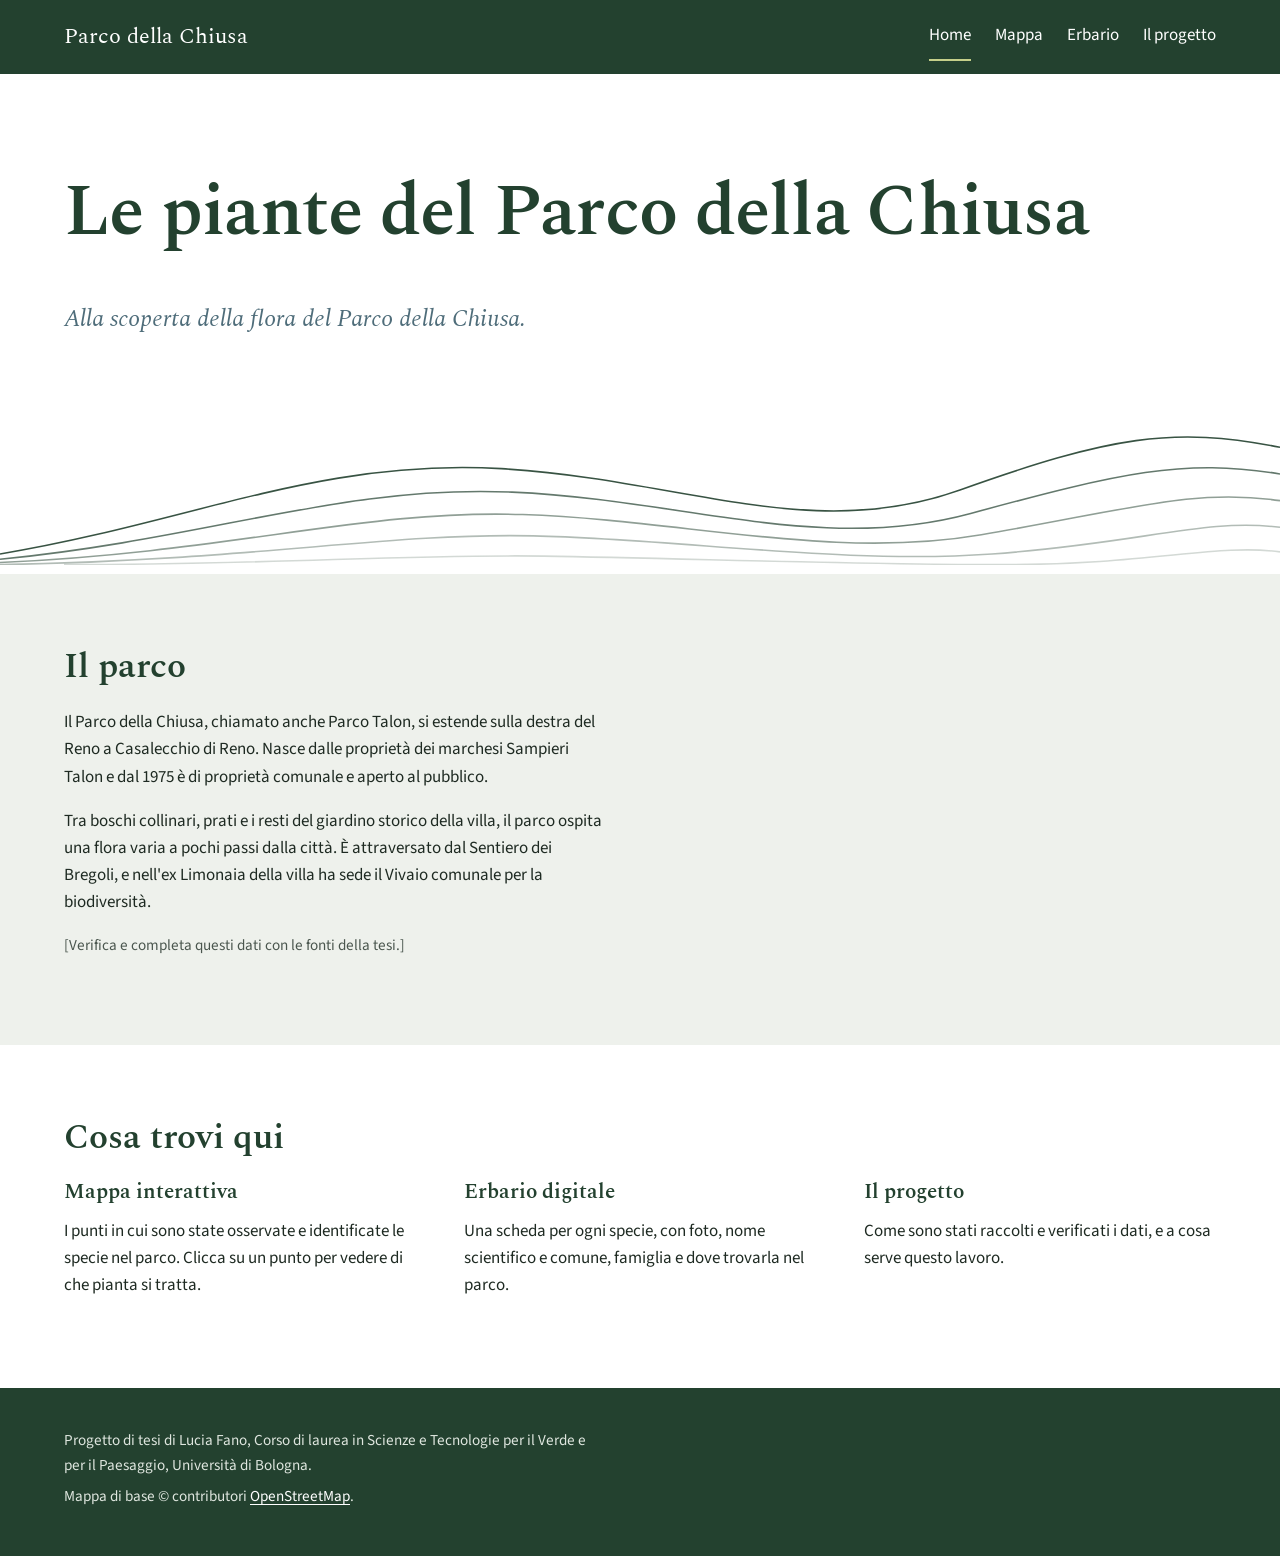
<file: index.html>
<!doctype html>
<html lang="it">
<head>
  <meta charset="utf-8">
  <meta name="viewport" content="width=device-width, initial-scale=1">
  <title>Parco della Chiusa – La flora del Parco della Chiusa</title>
  <meta name="description" content="Mappa e erbario digitale della flora del Parco della Chiusa (Parco Talon), Casalecchio di Reno.">
  <link rel="stylesheet" href="style.css">
</head>
<body>
  <header class="testata">
    <div class="contenitore">
      <a class="marchio" href="index.html">Parco della Chiusa</a>
      <nav aria-label="Menu principale">
        <ul class="menu">
          <li><a href="index.html" aria-current="page">Home</a></li>
          <li><a href="mappa.html">Mappa</a></li>
          <li><a href="erbario.html">Erbario</a></li>
          <li><a href="progetto.html">Il progetto</a></li>
        </ul>
      </nav>
    </div>
  </header>

  <main>
    <section class="apertura">
      <div class="contenitore">
        <h1>Le piante del Parco della Chiusa</h1>
        <p class="sottotitolo"> Alla scoperta della flora del Parco della Chiusa.</p>
      </div>
      <!-- Linee di livello stilizzate: richiamano le colline del parco -->
      <svg class="isoipse" viewBox="0 0 1200 160" preserveAspectRatio="none" aria-hidden="true">
        <g fill="none" stroke="currentColor" stroke-width="1.5">
          <path d="M0 150 C 180 120, 300 60, 470 70 S 760 140, 900 90 S 1100 30, 1200 50" opacity="0.9"/>
          <path d="M0 155 C 200 135, 320 85, 480 92 S 770 150, 910 112 S 1110 60, 1200 75" opacity="0.7"/>
          <path d="M0 158 C 220 148, 340 108, 490 113 S 780 156, 920 132 S 1120 88, 1200 100" opacity="0.5"/>
          <path d="M0 160 C 240 156, 360 130, 500 133 S 790 160, 930 150 S 1130 116, 1200 125" opacity="0.35"/>
          <path d="M60 160 C 260 160, 380 150, 510 152 S 800 160, 940 160 S 1140 140, 1200 148" opacity="0.2"/>
        </g>
      </svg>
    </section>

    <section class="sezione chiara">
      <div class="contenitore">
        <h2>Il parco</h2>
        <p>Il Parco della Chiusa, chiamato anche Parco Talon, si estende sulla destra del Reno a Casalecchio di Reno. Nasce dalle proprietà dei marchesi Sampieri Talon e dal 1975 è di proprietà comunale e aperto al pubblico.</p>
        <p>Tra boschi collinari, prati e i resti del giardino storico della villa, il parco ospita una flora varia a pochi passi dalla città. È attraversato dal Sentiero dei Bregoli, e nell'ex Limonaia della villa ha sede il Vivaio comunale per la biodiversità.</p>
        <p class="nota">[Verifica e completa questi dati con le fonti della tesi.]</p>
      </div>
    </section>

    <section class="sezione">
      <div class="contenitore">
        <h2>Cosa trovi qui</h2>
        <div class="tre-colonne">
          <div>
            <h3><a href="mappa.html">Mappa interattiva</a></h3>
            <p>I punti in cui sono state osservate e identificate le specie nel parco. Clicca su un punto per vedere di che pianta si tratta.</p>
          </div>
          <div>
            <h3><a href="erbario.html">Erbario digitale</a></h3>
            <p>Una scheda per ogni specie, con foto, nome scientifico e comune, famiglia e dove trovarla nel parco.</p>
          </div>
          <div>
            <h3><a href="progetto.html">Il progetto</a></h3>
            <p>Come sono stati raccolti e verificati i dati, e a cosa serve questo lavoro.</p>
          </div>
        </div>
      </div>
    </section>
  </main>

  <footer class="piede">
    <div class="contenitore">
      <p>Progetto di tesi di Lucia Fano, Corso di laurea in Scienze e Tecnologie per il Verde e per il Paesaggio, Università di Bologna.</p>
      <p>Mappa di base © contributori <a href="https://www.openstreetmap.org/copyright">OpenStreetMap</a>.</p>
    </div>
  </footer>
</body>
</html>
</file>
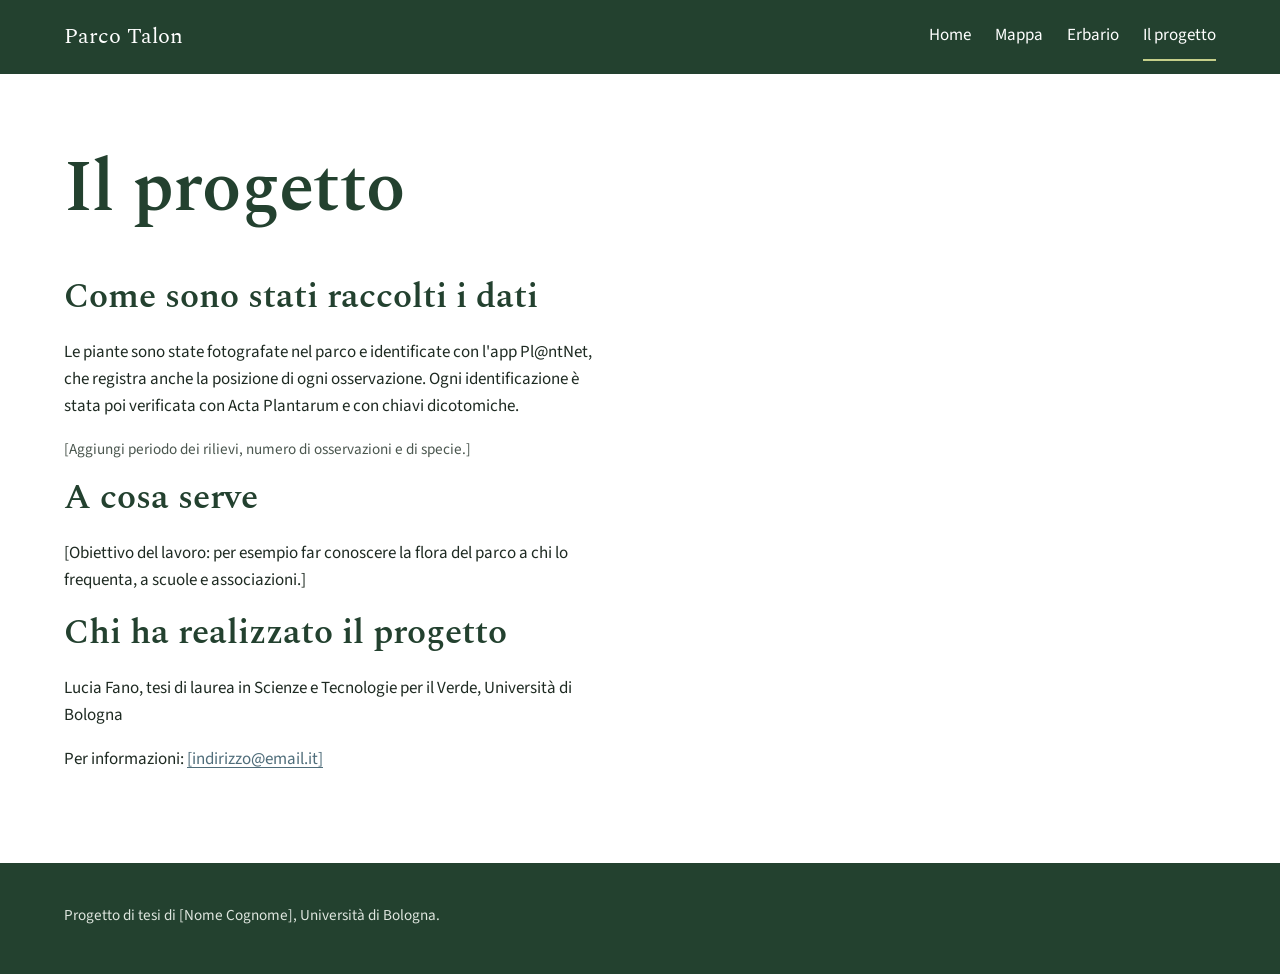
<file: progetto.html>
<!doctype html>
<html lang="it">
<head>
  <meta charset="utf-8">
  <meta name="viewport" content="width=device-width, initial-scale=1">
  <title>Il progetto – Parco Talon</title>
  <link rel="stylesheet" href="style.css">
</head>
<body>
  <header class="testata">
    <div class="contenitore">
      <a class="marchio" href="index.html">Parco Talon</a>
      <nav aria-label="Menu principale">
        <ul class="menu">
          <li><a href="index.html">Home</a></li>
          <li><a href="mappa.html">Mappa</a></li>
          <li><a href="erbario.html">Erbario</a></li>
          <li><a href="progetto.html" aria-current="page">Il progetto</a></li>
        </ul>
      </nav>
    </div>
  </header>

  <main class="sezione">
    <div class="contenitore">
      <h1>Il progetto</h1>

      <h2>Come sono stati raccolti i dati</h2>
      <p>Le piante sono state fotografate nel parco e identificate con l'app Pl@ntNet, che registra anche la posizione di ogni osservazione. Ogni identificazione è stata poi verificata con Acta Plantarum e con chiavi dicotomiche.</p>
    
      <p class="nota">[Aggiungi periodo dei rilievi, numero di osservazioni e di specie.]</p>

      <h2>A cosa serve</h2>
      <p>[Obiettivo del lavoro: per esempio far conoscere la flora del parco a chi lo frequenta, a scuole e associazioni.]</p>

      <h2>Chi ha realizzato il progetto</h2>
      <p>Lucia Fano, tesi di laurea in Scienze e Tecnologie per il Verde, Università di Bologna</p>
      <p>Per informazioni: <a href="mailto:[indirizzo@email.it]">[indirizzo@email.it]</a></p>
    </div>
  </main>

  <footer class="piede">
    <div class="contenitore">
      <p>Progetto di tesi di [Nome Cognome], Università di Bologna.</p>
    </div>
  </footer>
</body>
</html>
</file>
<file: style.css>
/* Parco Talon — stile comune */
@import url('https://fonts.googleapis.com/css2?family=Spectral:ital,wght@0,400;0,600;1,400&family=Source+Sans+3:wght@400;600&display=swap');

:root {
  --bosco: #23412f;      /* verde bosco: titoli, intestazione */
  --reno: #4f6d7a;       /* grigio-azzurro del fiume: link, dettagli */
  --lichene: #c5cf8a;    /* accento, usato poco */
  --inchiostro: #1e2a22; /* testo */
  --foglio: #ffffff;     /* sfondo */
  --nebbia: #eef1ec;     /* fasce chiare */
  --misura: 68ch;
}

* { box-sizing: border-box; }

html { scroll-padding-top: 5rem; }

body {
  margin: 0;
  background: var(--foglio);
  color: var(--inchiostro);
  font-family: 'Source Sans 3', 'Segoe UI', Helvetica, sans-serif;
  font-size: 1.0625rem;
  line-height: 1.6;
}

h1, h2, h3 {
  font-family: 'Spectral', Georgia, 'Times New Roman', serif;
  font-weight: 600;
  color: var(--bosco);
  line-height: 1.2;
  margin: 0 0 0.6em;
}
h1 { font-size: clamp(2.4rem, 7vw, 4.5rem); letter-spacing: -0.01em; }
h2 { font-size: clamp(1.6rem, 3.5vw, 2.2rem); }
h3 { font-size: 1.3rem; }

p { margin: 0 0 1em; max-width: var(--misura); }

a { color: var(--reno); text-underline-offset: 0.18em; }
a:hover { color: var(--bosco); }
:focus-visible { outline: 3px solid var(--reno); outline-offset: 3px; }

img { max-width: 100%; height: auto; display: block; }

/* Intestazione */
.testata {
  position: sticky;
  top: 0;
  z-index: 10;
  background: var(--bosco);
  color: #fff;
}
.testata .contenitore {
  display: flex;
  flex-wrap: wrap;
  align-items: center;
  justify-content: space-between;
  gap: 0.5rem 2rem;
  padding-block: 0.8rem;
}
.marchio {
  font-family: 'Spectral', Georgia, serif;
  font-size: 1.35rem;
  color: #fff;
  text-decoration: none;
}
.menu { display: flex; flex-wrap: wrap; gap: 0.25rem 1.5rem; margin: 0; padding: 0; list-style: none; }
.menu a {
  color: #fff;
  text-decoration: none;
  padding: 0.6rem 0;
  display: inline-block;
  border-bottom: 2px solid transparent;
}
.menu a:hover, .menu a[aria-current="page"] { border-bottom-color: var(--lichene); color: #fff; }

.contenitore { width: min(100% - 2.5rem, 72rem); margin-inline: auto; }

/* Apertura della home */
.apertura { padding: clamp(3rem, 8vw, 6rem) 0 0; }
.apertura .sottotitolo {
  font-family: 'Spectral', Georgia, serif;
  font-style: italic;
  font-size: clamp(1.2rem, 2.5vw, 1.5rem);
  color: var(--reno);
  max-width: 40ch;
}
.isoipse { width: 100%; height: auto; color: var(--bosco); margin-top: 2rem; }

/* Sezioni */
.sezione { padding: clamp(2.5rem, 6vw, 4.5rem) 0; }
.sezione.chiara { background: var(--nebbia); }

.tre-colonne {
  display: grid;
  grid-template-columns: repeat(auto-fit, minmax(16rem, 1fr));
  gap: 2rem 3rem;
}
.tre-colonne h3 a { color: var(--bosco); text-decoration: none; }
.tre-colonne h3 a:hover { text-decoration: underline; }

.nota { font-size: 0.95rem; color: #4a564e; }

/* Pagina mappa */
.mappa-cornice {
  width: 100%;
  height: min(75vh, 48rem);
  border: 1px solid #c9d1ca;
  background: var(--nebbia);
}
.mappa-cornice iframe { width: 100%; height: 100%; border: 0; display: block; }

/* Erbario */
.ricerca { margin: 1.5rem 0 2rem; display: flex; flex-wrap: wrap; gap: 0.75rem 1rem; align-items: center; }
.ricerca label { font-weight: 600; }
.ricerca input {
  font: inherit;
  padding: 0.6rem 0.8rem;
  min-width: min(100%, 22rem);
  border: 1px solid #9aa79e;
  border-radius: 4px;
}
.schede {
  display: grid;
  grid-template-columns: repeat(auto-fill, minmax(15rem, 1fr));
  gap: 2rem;
  margin: 0;
  padding: 0;
  list-style: none;
}
.scheda { border-top: 4px solid var(--bosco); padding-top: 1rem; }
.scheda .foto {
  aspect-ratio: 4 / 3;
  background: var(--nebbia);
  display: grid;
  place-items: center;
  color: #6b766e;
  font-size: 0.9rem;
  margin-bottom: 0.9rem;
  overflow: hidden;
}
.scheda .foto img { width: 100%; height: 100%; object-fit: cover; }
.scheda h3 { font-style: italic; font-weight: 400; margin-bottom: 0.2rem; }
.scheda .comune { margin: 0 0 0.6rem; color: var(--reno); }
.scheda dl { margin: 0; display: grid; grid-template-columns: auto 1fr; gap: 0.15rem 0.8rem; font-size: 0.95rem; }
.scheda dt { font-weight: 600; }
.scheda dd { margin: 0; }
.vuoto { padding: 2rem 0; }

/* Piè di pagina */
.piede { background: var(--bosco); color: #dfe6df; padding: 2.5rem 0; font-size: 0.95rem; }
.piede a { color: #fff; }
.piede p { margin: 0 0 0.5em; }

@media (prefers-reduced-motion: no-preference) {
  .isoipse path { stroke-dasharray: 1600; stroke-dashoffset: 1600; animation: traccia 2.4s ease-out forwards; }
  .isoipse path:nth-child(2) { animation-delay: 0.15s; }
  .isoipse path:nth-child(3) { animation-delay: 0.3s; }
  .isoipse path:nth-child(4) { animation-delay: 0.45s; }
  .isoipse path:nth-child(5) { animation-delay: 0.6s; }
  @keyframes traccia { to { stroke-dashoffset: 0; } }
}
</file>
